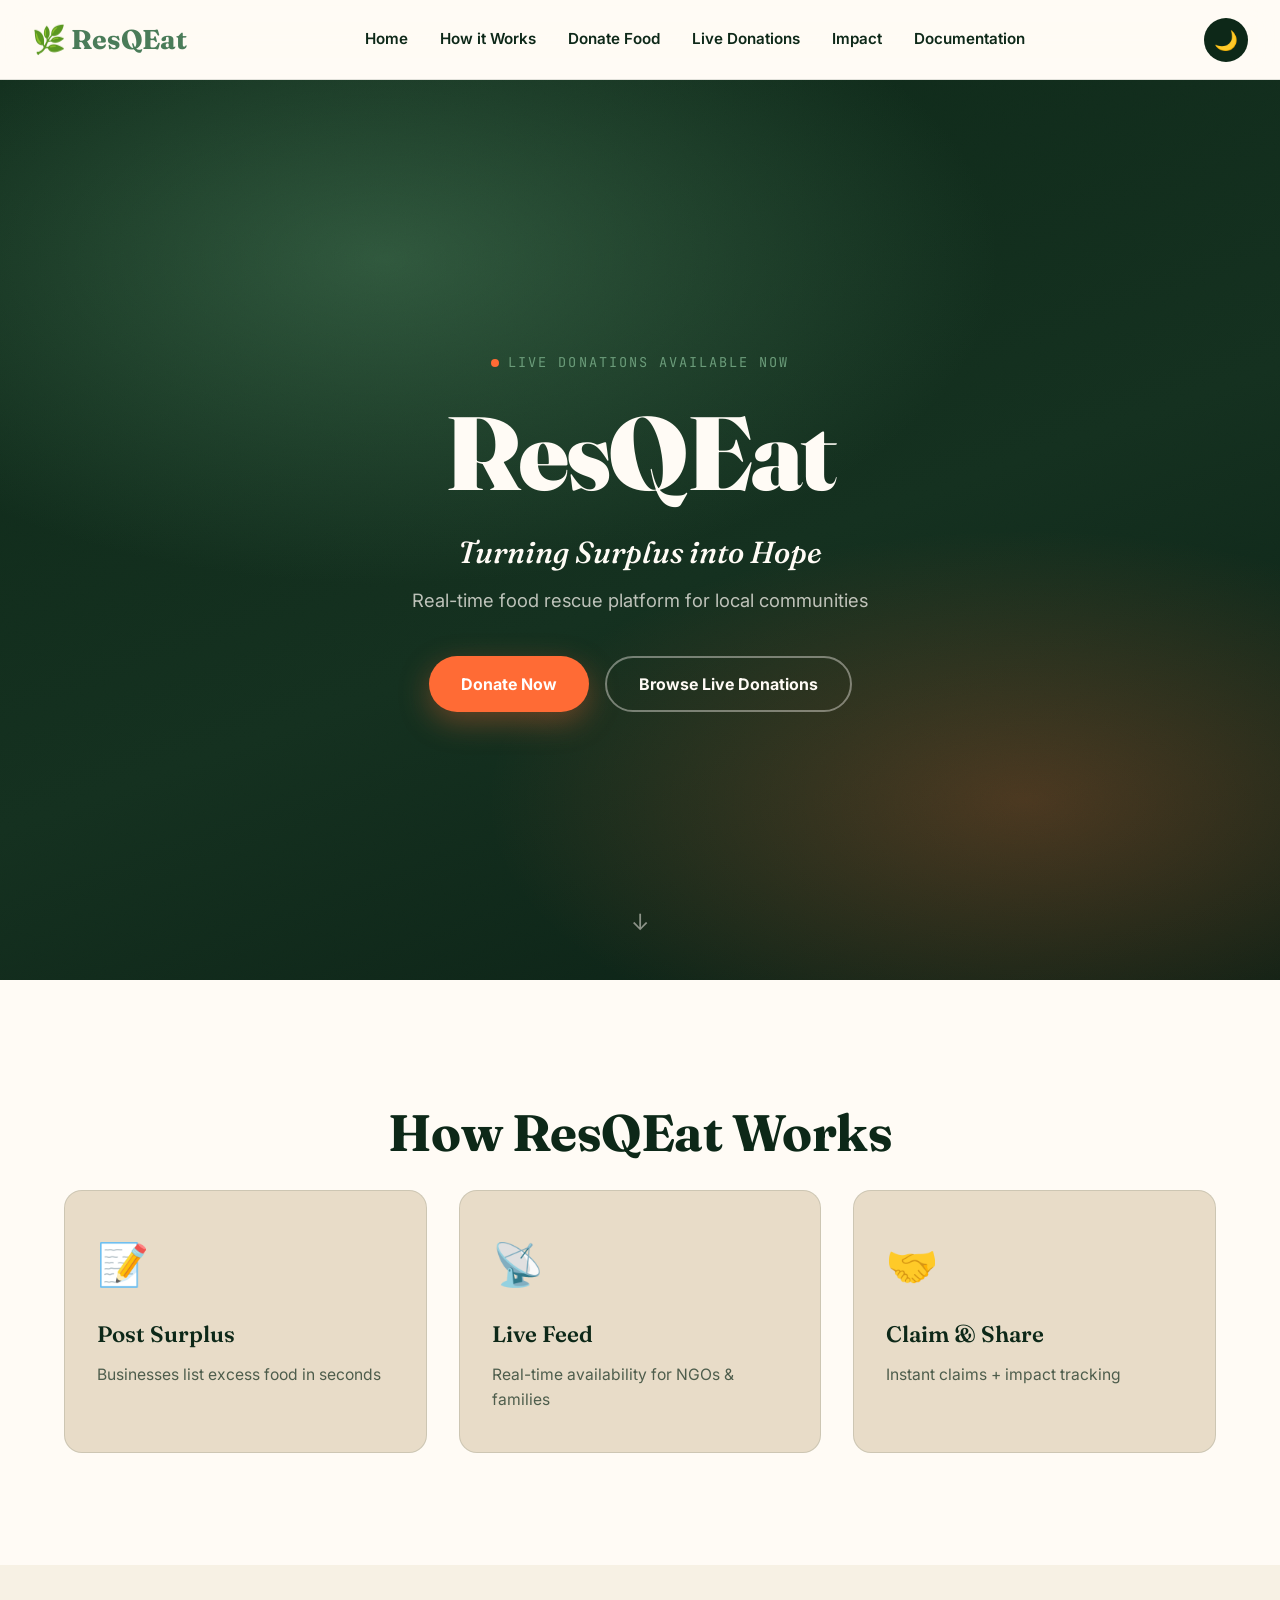
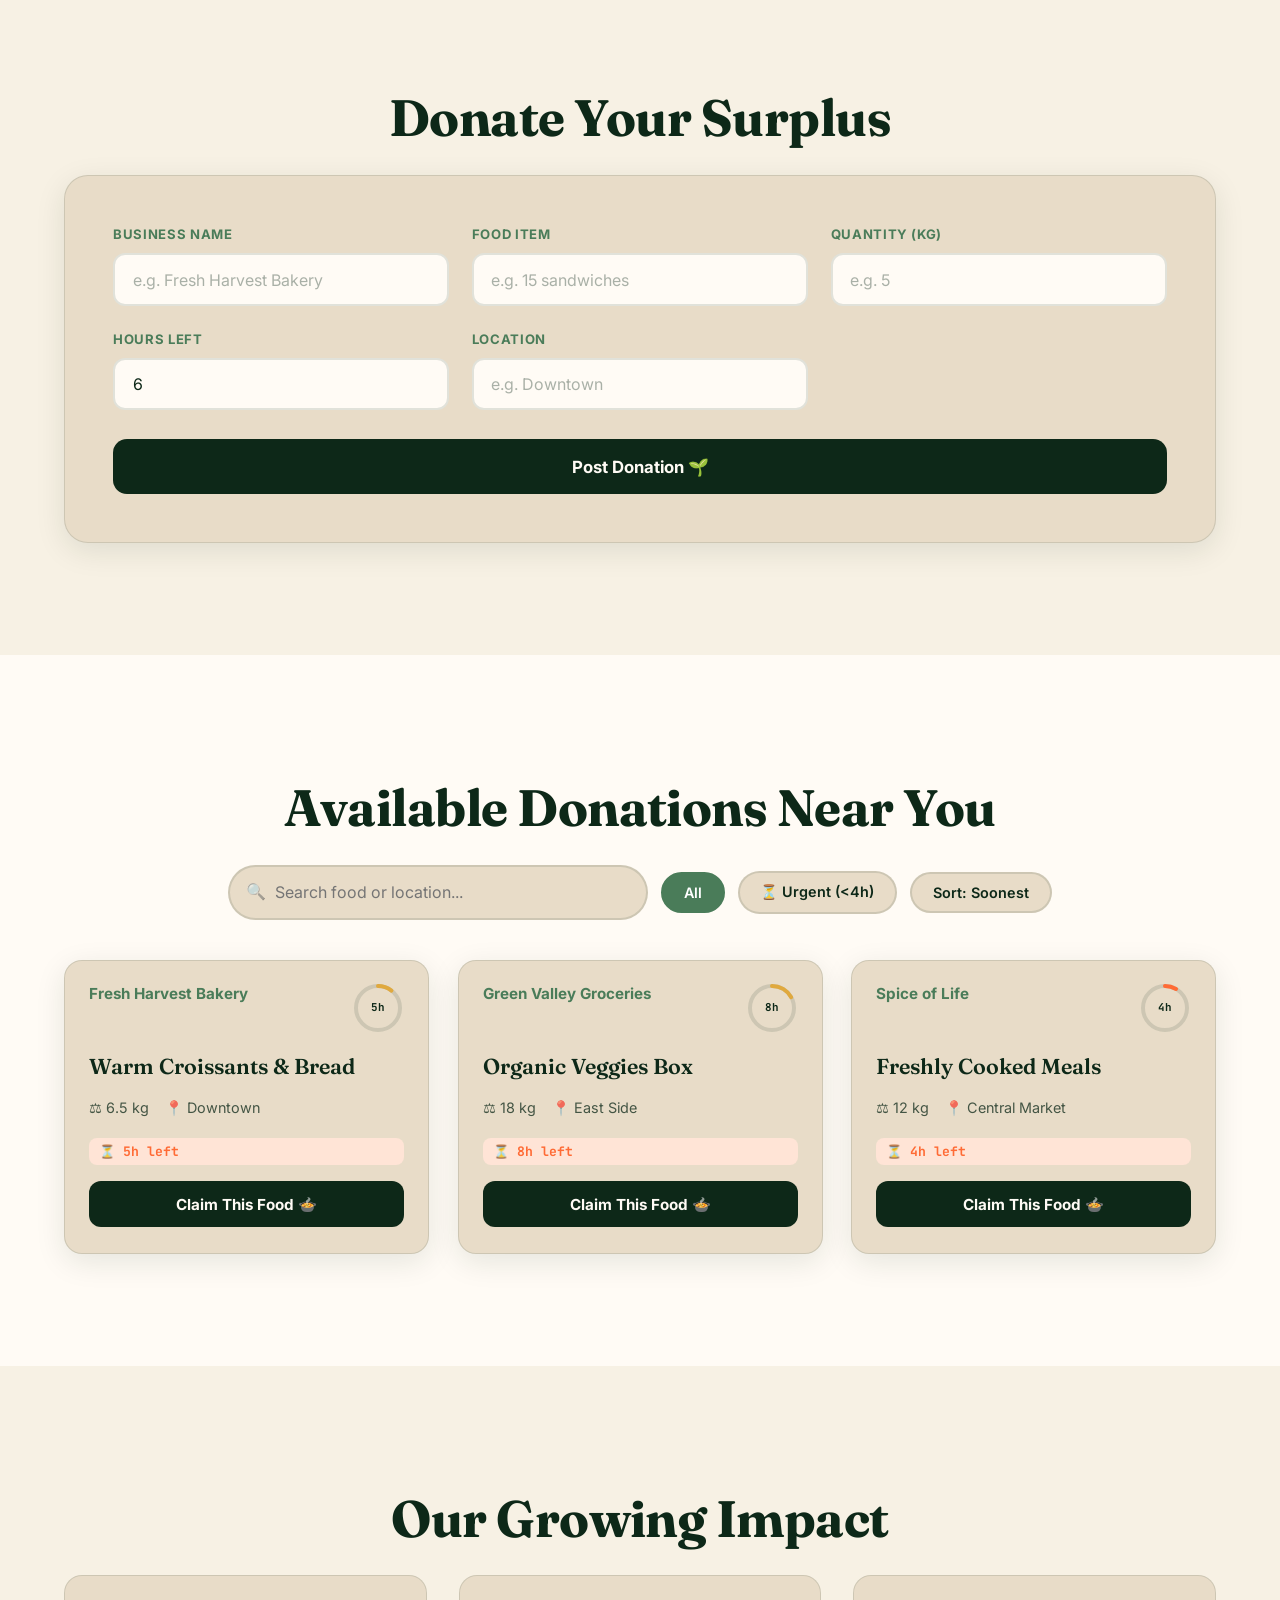
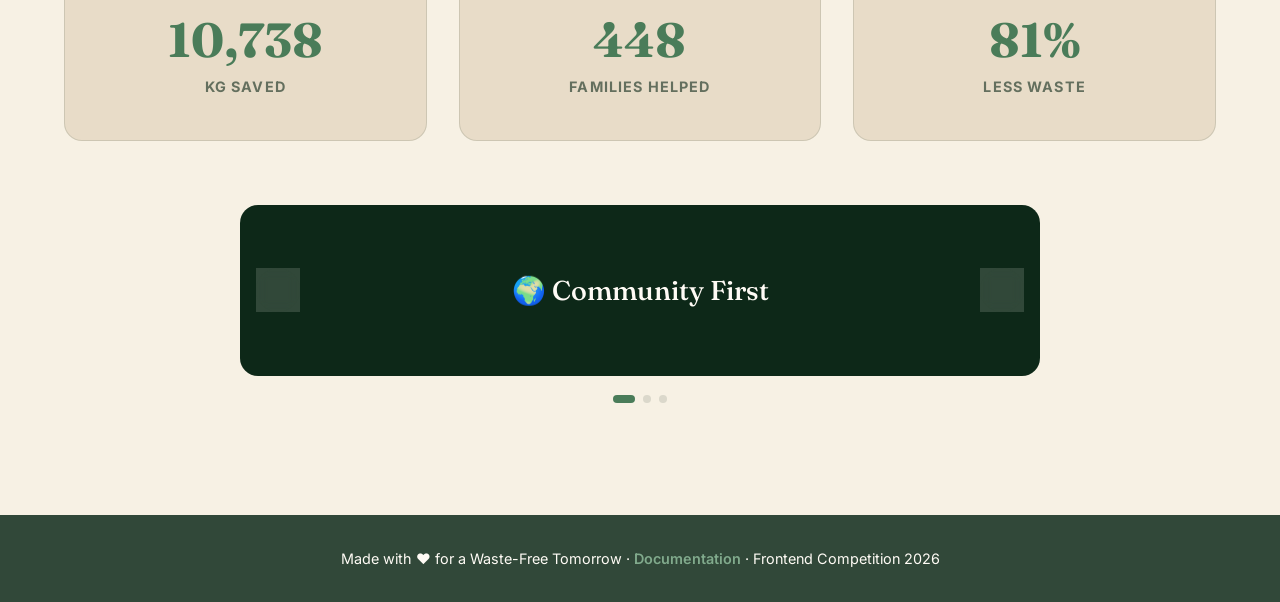
<file: index.html>
<!DOCTYPE html>
<html lang="en">
<head>
    <meta charset="UTF-8">
    <meta name="viewport" content="width=device-width, initial-scale=1.0">
    <title>ResQEat • Zero Waste Food Network</title>
    <meta name="description" content="ResQEat connects surplus food from local businesses to NGOs and families in real time — turning waste into meals before the clock runs out.">
    <link rel="stylesheet" href="src/style.css">
</head>
<body>
    <!-- Loading -->
    <div id="loading-screen" class="loading-screen" aria-hidden="true">
        <div class="loader">
            <div class="food-loader">
                <span>🍞</span><span>🥬</span><span>🍲</span>
            </div>
            <p>Connecting surplus to souls...</p>
        </div>
    </div>

    <nav class="navbar">
        <div class="nav-container">
            <div class="logo">🌿 ResQEat</div>
            <div class="nav-links">
                <a href="#home">Home</a>
                <a href="#how">How it Works</a>
                <a href="#donate">Donate Food</a>
                <a href="#claim">Live Donations</a>
                <a href="#impact">Impact</a>
                <a href="documentation.html">Documentation</a>
            </div>
            <div class="nav-right">
                <button onclick="toggleTheme()" id="theme-toggle" class="theme-toggle" aria-label="Toggle dark mode">🌙</button>
                <button class="nav-toggle" onclick="toggleMobileNav()" aria-label="Open menu">☰</button>
            </div>
        </div>
    </nav>

    <!-- Hero -->
    <section id="home" class="hero">
        <div class="hero-bg"></div>
        <div class="hero-grain"></div>
        <div class="hero-content">
            <span class="hero-eyebrow"><span class="pulse-dot"></span> Live donations available now</span>
            <h1>ResQEat</h1>
            <p class="tagline">Turning Surplus into Hope</p>
            <p class="subtag">Real-time food rescue platform for local communities</p>
            <div class="hero-buttons">
                <button onclick="navigateToSection('donate')" class="cta-btn primary">Donate Now</button>
                <button onclick="navigateToSection('claim')" class="cta-btn secondary">Browse Live Donations</button>
            </div>
        </div>
        <div class="scroll-cue" aria-hidden="true">↓</div>
    </section>

    <!-- How it Works -->
    <section id="how" class="section">
        <div class="container">
            <h2 class="section-title reveal">How ResQEat Works</h2>
            <div class="steps-grid">
                <div class="step-card reveal">
                    <div class="icon">📝</div>
                    <h3>Post Surplus</h3>
                    <p>Businesses list excess food in seconds</p>
                </div>
                <div class="step-card reveal">
                    <div class="icon">📡</div>
                    <h3>Live Feed</h3>
                    <p>Real-time availability for NGOs & families</p>
                </div>
                <div class="step-card reveal">
                    <div class="icon">🤝</div>
                    <h3>Claim & Share</h3>
                    <p>Instant claims + impact tracking</p>
                </div>
            </div>
        </div>
    </section>

    <!-- Donate -->
    <section id="donate" class="section section-alt">
        <div class="container">
            <h2 class="section-title reveal">Donate Your Surplus</h2>
            <form id="donate-form" class="donate-form reveal" onsubmit="submitDonation(event)">
                <div class="form-grid">
                    <div class="field">
                        <label for="business">Business name</label>
                        <input type="text" id="business" placeholder="e.g. Fresh Harvest Bakery" required>
                    </div>
                    <div class="field">
                        <label for="item">Food item</label>
                        <input type="text" id="item" placeholder="e.g. 15 sandwiches" required>
                    </div>
                    <div class="field">
                        <label for="qty">Quantity (kg)</label>
                        <input type="number" id="qty" placeholder="e.g. 5" step="0.5" min="0.1" required>
                    </div>
                    <div class="field">
                        <label for="hours">Hours left</label>
                        <input type="number" id="hours" placeholder="6" min="1" max="48" value="6" required>
                    </div>
                    <div class="field">
                        <label for="loc">Location</label>
                        <input type="text" id="loc" placeholder="e.g. Downtown" required>
                    </div>
                </div>
                <button type="submit" class="submit-btn">Post Donation 🌱</button>
            </form>
        </div>
    </section>

    <!-- Live Donations -->
    <section id="claim" class="section">
        <div class="container">
            <h2 class="section-title reveal">Available Donations Near You</h2>
            <div class="filter-bar reveal">
                <div class="search-bar">
                    <span class="search-icon">🔍</span>
                    <input type="text" id="search-input" placeholder="Search food or location..." onkeyup="filterDonations()" aria-label="Search donations">
                </div>
                <button class="filter-chip active" data-filter="all" onclick="setFilter('all', this)">All</button>
                <button class="filter-chip" data-filter="urgent" onclick="setFilter('urgent', this)">⏳ Urgent (&lt;4h)</button>
                <button class="filter-chip" data-filter="soon" onclick="setFilter('soon', this)">Sort: Soonest</button>
            </div>
            <div id="donations-container" class="donations-grid"></div>
        </div>
    </section>

    <!-- Impact -->
    <section id="impact" class="section section-alt">
        <div class="container">
            <h2 class="section-title reveal">Our Growing Impact</h2>
            <div class="stats-grid">
                <div class="stat reveal"><strong data-count="12450">0</strong><span>kg Saved</span></div>
                <div class="stat reveal"><strong data-count="520">0</strong><span>Families Helped</span></div>
                <div class="stat reveal"><strong data-count="94" data-suffix="%">0</strong><span>Less Waste</span></div>
            </div>
            <div class="slider-container reveal">
                <div id="slides" class="slides">
                    <div class="slide">🌍 Community First</div>
                    <div class="slide">🥗 Fresh Meals Delivered</div>
                    <div class="slide">♻️ Zero Waste Future</div>
                </div>
                <button class="slider-btn prev" onclick="changeSlide(-1)" aria-label="Previous slide">‹</button>
                <button class="slider-btn next" onclick="changeSlide(1)" aria-label="Next slide">›</button>
            </div>
            <div class="slider-dots" id="slider-dots"></div>
        </div>
    </section>
<footer class="doc-footer" style="position: relative; z-index: 10;">
  <p>
    Made with ❤️ for a Waste-Free Tomorrow · 
    <a href="docs/documentation.html" style="position: relative; z-index: 999; cursor: pointer; display: inline-block;">Documentation</a> · 
    Frontend Competition 2026
  </p>
</footer>

<script src="src/script.js"></script>
</body>
</html>
</file>
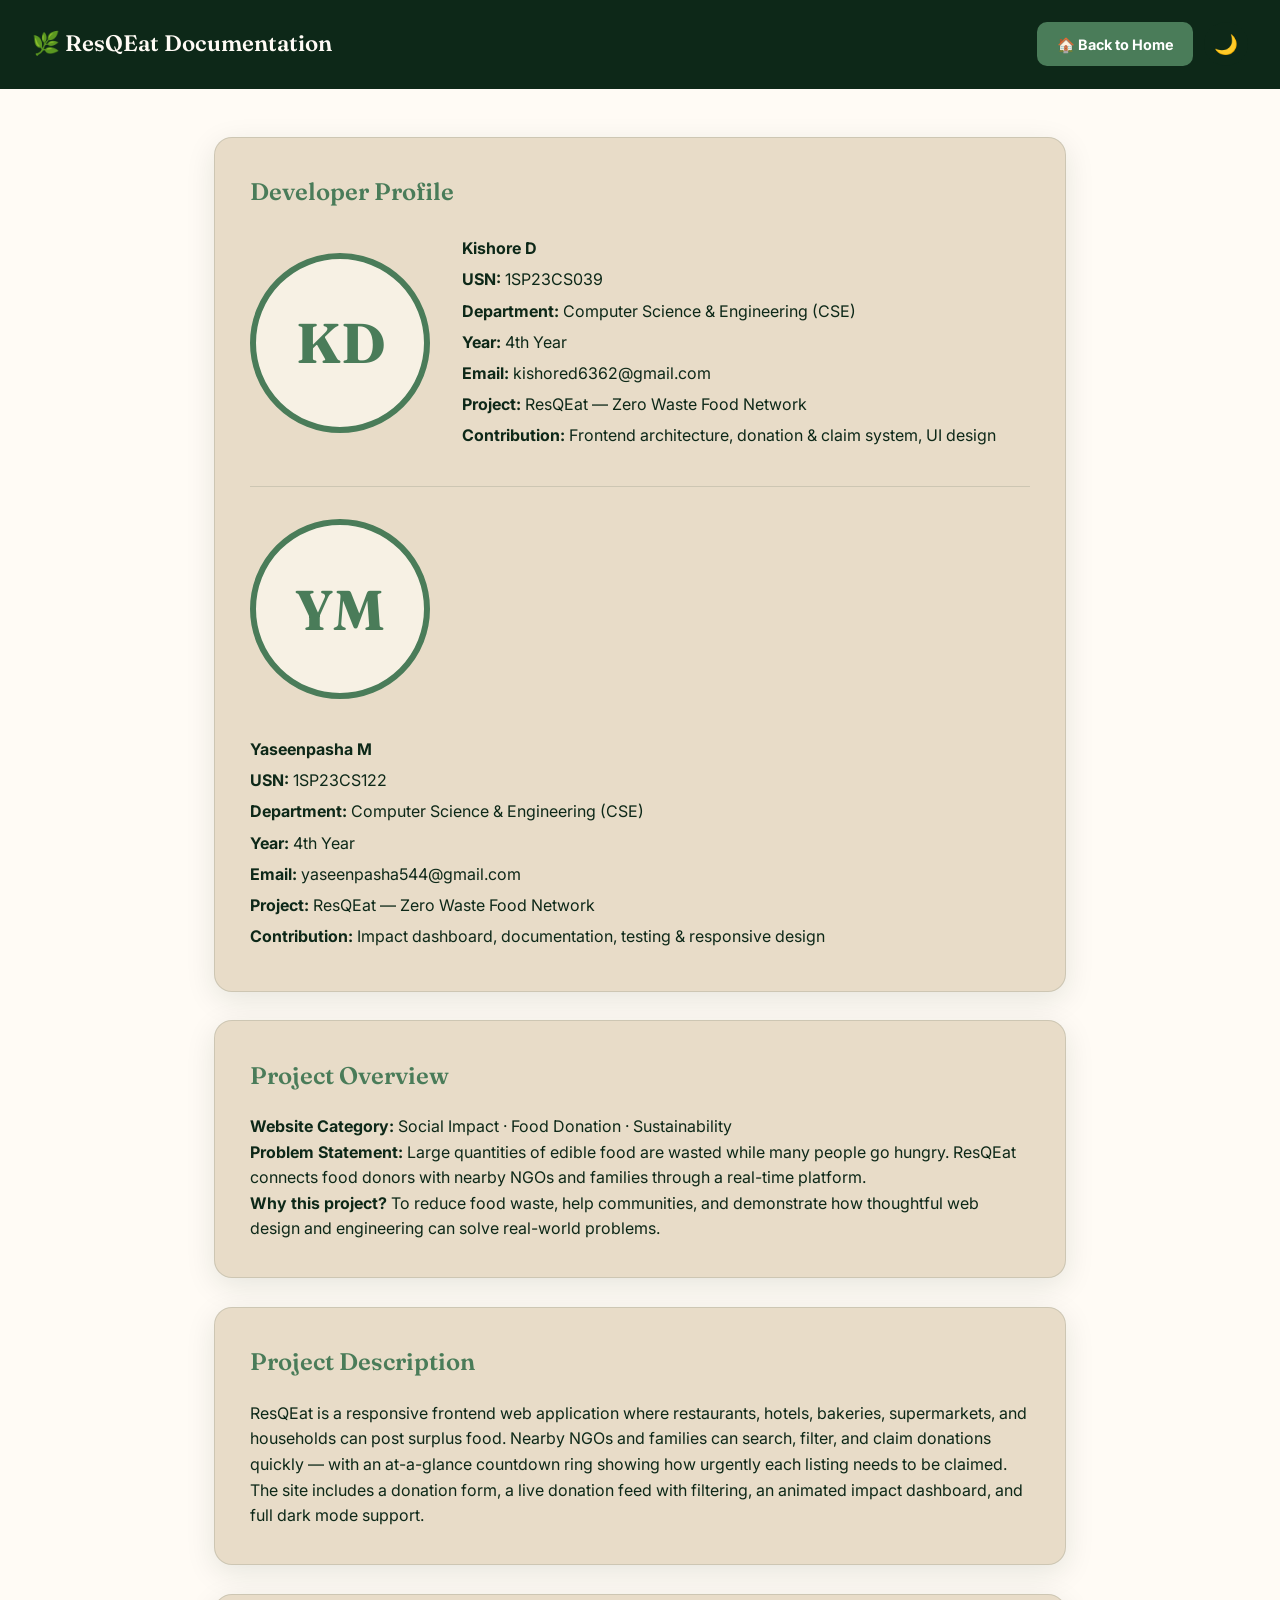
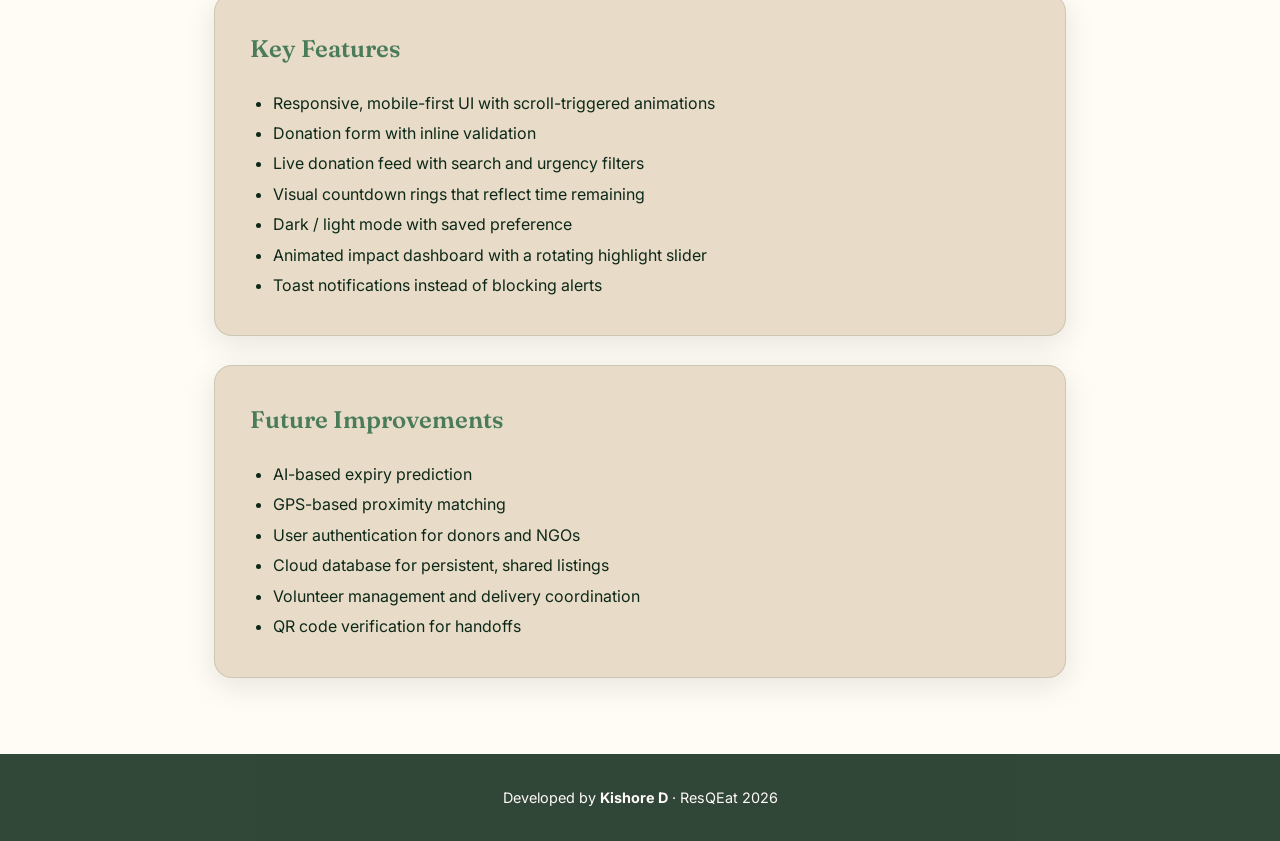
<file: docs/documentation.html>
<!DOCTYPE html>
<html lang="en">
<head>
<meta charset="UTF-8">
<meta name="viewport" content="width=device-width, initial-scale=1.0">
<title>ResQEat Documentation</title>
<link rel="stylesheet" href="../src/style.css">
</head>
<body class="doc-body">

<header class="doc-header">
    <h2>🌿 ResQEat Documentation</h2>
    <div class="doc-header-actions">
        <a class="btn" href="../index.html">🏠 Back to Home</a>
        <button class="btn" onclick="toggleTheme()" id="theme-toggle">🌙 Dark Mode</button>
    </div>
</header>

<div class="doc-container">

    <div class="doc-card">
        <h2>Developer Profile</h2>
        <div class="profile">
            <div class="profile-fallback">KD</div>
            <div class="profile-info">
                <p><strong>Kishore D</strong></p>
                <p><b>USN:</b> 1SP23CS039</p>
                <p><b>Department:</b> Computer Science &amp; Engineering (CSE)</p>
                <p><b>Year:</b> 4th Year</p>
                <p><b>Email:</b> kishored6362@gmail.com</p>
                <p><b>Project:</b> ResQEat — Zero Waste Food Network</p>
                <p><b>Contribution:</b> Frontend architecture, donation & claim system, UI design</p>
            </div>
        </div>
        <hr style="border:none;border-top:1px solid var(--line);margin:2rem 0;">
        <div class="profile">
            <div class="profile-fallback">YM</div>
            <div class="profile-info">
                <p><strong>Yaseenpasha M</strong></p>
                <p><b>USN:</b> 1SP23CS122</p>
                <p><b>Department:</b> Computer Science &amp; Engineering (CSE)</p>
                <p><b>Year:</b> 4th Year</p>
                <p><b>Email:</b> yaseenpasha544@gmail.com</p>
                <p><b>Project:</b> ResQEat — Zero Waste Food Network</p>
                <p><b>Contribution:</b> Impact dashboard, documentation, testing & responsive design</p>
            </div>
        </div>
    </div>

    <div class="doc-card">
        <h2>Project Overview</h2>
        <p><b>Website Category:</b> Social Impact · Food Donation · Sustainability</p>
        <p><b>Problem Statement:</b> Large quantities of edible food are wasted while many people go hungry. ResQEat connects food donors with nearby NGOs and families through a real-time platform.</p>
        <p><b>Why this project?</b> To reduce food waste, help communities, and demonstrate how thoughtful web design and engineering can solve real-world problems.</p>
    </div>

    <div class="doc-card">
        <h2>Project Description</h2>
        <p>ResQEat is a responsive frontend web application where restaurants, hotels, bakeries, supermarkets, and households can post surplus food. Nearby NGOs and families can search, filter, and claim donations quickly — with an at-a-glance countdown ring showing how urgently each listing needs to be claimed. The site includes a donation form, a live donation feed with filtering, an animated impact dashboard, and full dark mode support.</p>
    </div>

    <div class="doc-card">
        <h2>Key Features</h2>
        <ul>
            <li>Responsive, mobile-first UI with scroll-triggered animations</li>
            <li>Donation form with inline validation</li>
            <li>Live donation feed with search and urgency filters</li>
            <li>Visual countdown rings that reflect time remaining</li>
            <li>Dark / light mode with saved preference</li>
            <li>Animated impact dashboard with a rotating highlight slider</li>
            <li>Toast notifications instead of blocking alerts</li>
        </ul>
    </div>

    <div class="doc-card">
        <h2>Future Improvements</h2>
        <ul>
            <li>AI-based expiry prediction</li>
            <li>GPS-based proximity matching</li>
            <li>User authentication for donors and NGOs</li>
            <li>Cloud database for persistent, shared listings</li>
            <li>Volunteer management and delivery coordination</li>
            <li>QR code verification for handoffs</li>
        </ul>
    </div>

</div>

<footer class="doc-footer">Developed by <b>Kishore D</b> · ResQEat 2026</footer>

<script src="../src/script.js"></script>
</body>
</html>
</file>
<file: src/style.css>
/* ============================================
   ResQEat — Design Tokens
   Note: Google Fonts import is best-effort. If it can't
   load (offline / sandboxed preview), font stacks below
   fall back to system serif/sans/mono so the page never
   depends on network access to render.
   ============================================ */
@import url('https://fonts.googleapis.com/css2?family=Fraunces:ital,opsz,wght@0,9..144,400;0,9..144,500;0,9..144,600;0,9..144,700;0,9..144,900;1,9..144,500&family=Inter:wght@400;500;600;700;800&family=JetBrains+Mono:wght@400;500;700&display=swap');

:root {
    --ink: #0D2818;
    --ink-soft: #1A3A26;
    --paper: #FFFBF5;
    --paper-dim: #F7F1E4;
    --card: #E8DCC8;
    --sage: #4A7C59;
    --sage-light: #6B9C7A;
    --urgent: #FF6B35;
    --urgent-soft: #FFE4D6;
    --line: rgba(13, 40, 24, 0.12);
    --shadow: 0 8px 30px rgba(13, 40, 24, 0.10);
    --shadow-lg: 0 20px 60px rgba(13, 40, 24, 0.18);

    --font-display: 'Fraunces', Georgia, 'Times New Roman', serif;
    --font-body: 'Inter', system-ui, -apple-system, Segoe UI, Roboto, sans-serif;
    --font-mono: 'JetBrains Mono', 'Courier New', monospace;

    --radius: 18px;
    --ease: cubic-bezier(0.22, 1, 0.36, 1);
}

body.dark {
    --ink: #F7F1E4;
    --ink-soft: #E8DCC8;
    --paper: #0A1810;
    --paper-dim: #0F2016;
    --card: #14261B;
    --sage: #6B9C7A;
    --sage-light: #8CBF9A;
    --urgent: #FF8557;
    --urgent-soft: #3A2318;
    --line: rgba(247, 241, 228, 0.10);
    --shadow: 0 8px 30px rgba(0, 0, 0, 0.35);
    --shadow-lg: 0 20px 60px rgba(0, 0, 0, 0.5);
}

* { margin: 0; padding: 0; box-sizing: border-box; }

@media (prefers-reduced-motion: reduce) {
    *, *::before, *::after {
        animation-duration: 0.01ms !important;
        animation-iteration-count: 1 !important;
        transition-duration: 0.01ms !important;
        scroll-behavior: auto !important;
    }
}

html { scroll-behavior: smooth; }

body {
    font-family: var(--font-body);
    background: var(--paper);
    color: var(--ink);
    line-height: 1.6;
    transition: background 0.5s var(--ease), color 0.5s var(--ease);
    overflow-x: hidden;
}

::selection { background: var(--urgent); color: white; }

a { color: inherit; }

button {
    font-family: inherit;
    cursor: pointer;
}

:focus-visible {
    outline: 3px solid var(--urgent);
    outline-offset: 3px;
    border-radius: 4px;
}

/* ============================================
   Loading Screen
   ============================================ */
.loading-screen {
    position: fixed;
    inset: 0;
    background: var(--ink);
    z-index: 9999;
    display: flex;
    align-items: center;
    justify-content: center;
    transition: opacity 0.8s var(--ease), visibility 0.8s;
}

.loader { text-align: center; color: var(--paper); }

.food-loader {
    font-size: 3.5rem;
    display: flex;
    gap: 0.5rem;
    justify-content: center;
    margin-bottom: 1.2rem;
}

.food-loader span {
    display: inline-block;
    animation: bounce 1.2s var(--ease) infinite;
}

.food-loader span:nth-child(2) { animation-delay: 0.15s; }
.food-loader span:nth-child(3) { animation-delay: 0.3s; }

@keyframes bounce {
    0%, 100% { transform: translateY(0); }
    50% { transform: translateY(-16px); }
}

.loader p {
    font-family: var(--font-display);
    font-style: italic;
    font-size: 1.15rem;
    opacity: 0.85;
    letter-spacing: 0.02em;
}

/* ============================================
   Navbar
   ============================================ */
.navbar {
    background: rgba(255, 251, 245, 0.85);
    backdrop-filter: blur(16px) saturate(1.4);
    -webkit-backdrop-filter: blur(16px) saturate(1.4);
    position: sticky;
    top: 0;
    z-index: 1000;
    border-bottom: 1px solid var(--line);
    transition: background 0.5s var(--ease);
}

body.dark .navbar {
    background: rgba(10, 24, 16, 0.85);
}

.nav-container {
    max-width: 1300px;
    margin: 0 auto;
    padding: 1.1rem 2rem;
    display: flex;
    justify-content: space-between;
    align-items: center;
    gap: 1.5rem;
}

.logo {
    font-family: var(--font-display);
    font-size: 1.7rem;
    font-weight: 700;
    color: var(--sage);
    display: flex;
    align-items: center;
    gap: 0.5rem;
    letter-spacing: -0.01em;
}

.nav-links {
    display: flex;
    align-items: center;
    gap: 2rem;
}

.nav-links a {
    text-decoration: none;
    color: var(--ink);
    font-weight: 600;
    font-size: 0.95rem;
    position: relative;
    padding: 0.3rem 0;
    transition: color 0.3s;
}

.nav-links a::after {
    content: '';
    position: absolute;
    left: 0;
    bottom: -2px;
    width: 0;
    height: 2px;
    background: var(--urgent);
    transition: width 0.3s var(--ease);
}

.nav-links a:hover {
    color: var(--sage);
}

.nav-links a:hover::after {
    width: 100%;
}

.nav-right {
    display: flex;
    align-items: center;
    gap: 1rem;
}

.nav-toggle {
    display: none;
    background: none;
    border: none;
    font-size: 1.6rem;
    color: var(--ink);
}

#theme-toggle {
    width: 44px;
    height: 44px;
    border: none;
    border-radius: 50%;
    cursor: pointer;
    font-size: 1.2rem;
    background: var(--ink);
    color: var(--paper);
    display: flex;
    align-items: center;
    justify-content: center;
    transition: transform 0.5s var(--ease), background 0.4s;
}

#theme-toggle:hover {
    transform: rotate(20deg) scale(1.08);
}

/* ============================================
   Hero
   ============================================ */
.hero {
    min-height: 100vh;
    position: relative;
    display: flex;
    align-items: center;
    justify-content: center;
    text-align: center;
    color: var(--paper);
    background: var(--ink);
    overflow: hidden;
}

.hero-bg {
    position: absolute;
    inset: 0;
    background:
        radial-gradient(ellipse 80% 60% at 30% 20%, rgba(74, 124, 89, 0.55), transparent 60%),
        radial-gradient(ellipse 70% 50% at 80% 80%, rgba(255, 107, 53, 0.25), transparent 60%),
        linear-gradient(160deg, #0D2818 0%, #14301F 55%, #0A1F14 100%);
}

.hero-grain {
    position: absolute;
    inset: 0;
    opacity: 0.05;
    background-image: url("data:image/svg+xml,%3Csvg xmlns='http://www.w3.org/2000/svg' width='100' height='100'%3E%3Cfilter id='n'%3E%3CfeTurbulence type='fractalNoise' baseFrequency='0.9' numOctaves='2' stitchTiles='stitch'/%3E%3C/filter%3E%3Crect width='100%25' height='100%25' filter='url(%23n)'/%3E%3C/svg%3E");
    mix-blend-mode: overlay;
}

.hero-content {
    position: relative;
    z-index: 2;
    max-width: 900px;
    padding: 0 1.5rem;
}

.hero-eyebrow {
    font-family: var(--font-mono);
    font-size: 0.85rem;
    letter-spacing: 0.15em;
    text-transform: uppercase;
    color: var(--sage-light);
    display: inline-flex;
    align-items: center;
    gap: 0.6rem;
    margin-bottom: 1.8rem;
    opacity: 0;
    animation: fadeUp 0.9s var(--ease) 0.1s forwards;
}

.pulse-dot {
    width: 8px;
    height: 8px;
    border-radius: 50%;
    background: var(--urgent);
    box-shadow: 0 0 0 0 rgba(255, 107, 53, 0.7);
    animation: pulse 2s infinite;
}

@keyframes pulse {
    0% { box-shadow: 0 0 0 0 rgba(255, 107, 53, 0.6); }
    70% { box-shadow: 0 0 0 10px rgba(255, 107, 53, 0); }
    100% { box-shadow: 0 0 0 0 rgba(255, 107, 53, 0); }
}

.hero-content h1 {
    font-family: var(--font-display);
    font-weight: 900;
    font-size: clamp(3.2rem, 9vw, 6.5rem);
    line-height: 0.98;
    letter-spacing: -0.02em;
    margin-bottom: 1.5rem;
    opacity: 0;
    animation: fadeUp 0.9s var(--ease) 0.25s forwards;
}

.hero-content h1 em {
    font-style: italic;
    font-weight: 500;
    color: var(--urgent);
}

.tagline {
    font-family: var(--font-display);
    font-style: italic;
    font-size: clamp(1.4rem, 3vw, 1.9rem);
    font-weight: 500;
    color: var(--paper);
    margin-bottom: 0.6rem;
    opacity: 0;
    animation: fadeUp 0.9s var(--ease) 0.4s forwards;
}

.subtag {
    font-family: var(--font-body);
    font-size: clamp(1rem, 2vw, 1.15rem);
    font-weight: 400;
    color: rgba(255, 251, 245, 0.72);
    max-width: 560px;
    margin: 0 auto 2.5rem;
    opacity: 0;
    animation: fadeUp 0.9s var(--ease) 0.48s forwards;
}

.hero-buttons {
    display: flex;
    gap: 1rem;
    justify-content: center;
    flex-wrap: wrap;
    opacity: 0;
    animation: fadeUp 0.9s var(--ease) 0.55s forwards;
}

@keyframes fadeUp {
    from { opacity: 0; transform: translateY(24px); }
    to { opacity: 1; transform: translateY(0); }
}

.cta-btn {
    padding: 1rem 2rem;
    border-radius: 100px;
    font-size: 1rem;
    font-weight: 700;
    border: none;
    cursor: pointer;
    transition: transform 0.35s var(--ease), box-shadow 0.35s var(--ease), background 0.3s;
}

.cta-btn.primary {
    background: var(--urgent);
    color: white;
    box-shadow: 0 10px 30px rgba(255, 107, 53, 0.35);
}

.cta-btn.primary:hover {
    transform: translateY(-3px);
    box-shadow: 0 16px 40px rgba(255, 107, 53, 0.45);
}

.cta-btn.secondary {
    background: transparent;
    border: 2px solid rgba(255, 251, 245, 0.4);
    color: var(--paper);
}

.cta-btn.secondary:hover {
    border-color: var(--paper);
    background: rgba(255, 251, 245, 0.08);
    transform: translateY(-3px);
}

.scroll-cue {
    position: absolute;
    bottom: 2.5rem;
    left: 50%;
    transform: translateX(-50%);
    z-index: 2;
    color: rgba(255, 251, 245, 0.5);
    font-size: 1.4rem;
    animation: bobble 2.2s ease-in-out infinite;
}

@keyframes bobble {
    0%, 100% { transform: translate(-50%, 0); }
    50% { transform: translate(-50%, 10px); }
}

/* ============================================
   Sections
   ============================================ */
.section { padding: 7rem 0; }
.section-alt { background: var(--paper-dim); }

.container {
    max-width: 1200px;
    margin: 0 auto;
    padding: 0 1.5rem;
}

.section-eyebrow {
    font-family: var(--font-mono);
    font-size: 0.8rem;
    letter-spacing: 0.15em;
    text-transform: uppercase;
    color: var(--urgent);
    text-align: center;
    display: block;
    margin-bottom: 0.8rem;
    font-weight: 700;
}

.section-title {
    text-align: center;
    font-family: var(--font-display);
    font-weight: 700;
    font-size: clamp(2.2rem, 5vw, 3.2rem);
    color: var(--ink);
    margin-bottom: 1rem;
    letter-spacing: -0.01em;
}

.section-sub {
    text-align: center;
    max-width: 560px;
    margin: 0 auto 3.5rem;
    color: var(--ink);
    opacity: 0.65;
    font-size: 1.05rem;
}

.reveal {
    opacity: 0;
    transform: translateY(30px);
    transition: opacity 0.8s var(--ease), transform 0.8s var(--ease);
}

.reveal.in-view {
    opacity: 1;
    transform: translateY(0);
}

/* ============================================
   How it Works
   ============================================ */
.steps-grid {
    display: grid;
    grid-template-columns: repeat(auto-fit, minmax(260px, 1fr));
    gap: 2rem;
}

.step-card {
    background: var(--card);
    border-radius: var(--radius);
    padding: 2.5rem 2rem;
    position: relative;
    transition: transform 0.4s var(--ease), box-shadow 0.4s var(--ease);
    border: 1px solid var(--line);
}

.step-card:hover {
    transform: translateY(-8px);
    box-shadow: var(--shadow-lg);
}

.step-number {
    font-family: var(--font-mono);
    font-size: 0.85rem;
    color: var(--sage);
    font-weight: 700;
    letter-spacing: 0.05em;
    margin-bottom: 1rem;
    display: block;
}

.icon {
    font-size: 2.6rem;
    margin-bottom: 1.2rem;
    display: inline-block;
}

.step-card h3 {
    font-family: var(--font-display);
    font-size: 1.4rem;
    font-weight: 600;
    margin-bottom: 0.6rem;
}

.step-card p { opacity: 0.7; font-size: 0.98rem; }

/* ============================================
   Donate Form
   ============================================ */
.donate-form {
    background: var(--card);
    border-radius: 24px;
    padding: 3rem;
    border: 1px solid var(--line);
    box-shadow: var(--shadow);
}

.form-grid {
    display: grid;
    grid-template-columns: repeat(auto-fit, minmax(260px, 1fr));
    gap: 1.4rem;
}

.field {
    display: flex;
    flex-direction: column;
    gap: 0.5rem;
}

.field label {
    font-size: 0.82rem;
    font-weight: 700;
    text-transform: uppercase;
    letter-spacing: 0.05em;
    color: var(--sage);
}

.field input {
    padding: 0.9rem 1.1rem;
    border: 2px solid var(--line);
    border-radius: 12px;
    font-size: 1rem;
    font-family: inherit;
    background: var(--paper);
    color: var(--ink);
    transition: border-color 0.3s, box-shadow 0.3s;
}

.field input:focus {
    border-color: var(--sage);
    box-shadow: 0 0 0 4px rgba(74, 124, 89, 0.15);
}

.field input::placeholder { color: var(--ink); opacity: 0.35; }

.submit-btn {
    width: 100%;
    padding: 1.1rem;
    background: var(--ink);
    color: var(--paper);
    border: none;
    border-radius: 14px;
    font-size: 1.05rem;
    font-weight: 700;
    margin-top: 1.8rem;
    transition: transform 0.3s var(--ease), background 0.3s;
    display: flex;
    align-items: center;
    justify-content: center;
    gap: 0.6rem;
}

.submit-btn:hover {
    background: var(--sage);
    transform: translateY(-2px);
}

.submit-btn:active { transform: translateY(0) scale(0.98); }

/* ============================================
   Live Donations
   ============================================ */
.filter-bar {
    display: flex;
    gap: 0.8rem;
    flex-wrap: wrap;
    margin-bottom: 2.5rem;
    align-items: center;
    justify-content: center;
}

.search-bar {
    position: relative;
    flex: 1 1 320px;
    max-width: 420px;
}

.search-bar input {
    width: 100%;
    padding: 0.95rem 1.2rem 0.95rem 2.8rem;
    border: 2px solid var(--line);
    border-radius: 100px;
    font-size: 1rem;
    background: var(--card);
    color: var(--ink);
    font-family: inherit;
}

.search-bar input:focus {
    border-color: var(--sage);
    outline: none;
}

.search-icon {
    position: absolute;
    left: 1.1rem;
    top: 50%;
    transform: translateY(-50%);
    opacity: 0.5;
    pointer-events: none;
}

.filter-chip {
    padding: 0.65rem 1.3rem;
    border-radius: 100px;
    border: 2px solid var(--line);
    background: var(--card);
    color: var(--ink);
    font-weight: 600;
    font-size: 0.9rem;
    transition: all 0.3s var(--ease);
}

.filter-chip.active {
    background: var(--sage);
    border-color: var(--sage);
    color: white;
}

.filter-chip:hover:not(.active) {
    border-color: var(--sage);
}

.donations-grid {
    display: grid;
    grid-template-columns: repeat(auto-fit, minmax(320px, 1fr));
    gap: 1.8rem;
}

.donation-card {
    background: var(--card);
    border-radius: var(--radius);
    overflow: hidden;
    border: 1px solid var(--line);
    box-shadow: var(--shadow);
    transition: transform 0.4s var(--ease), box-shadow 0.4s var(--ease);
    display: flex;
    flex-direction: column;
    animation: cardIn 0.5s var(--ease) both;
}

@keyframes cardIn {
    from { opacity: 0; transform: translateY(16px) scale(0.98); }
    to { opacity: 1; transform: translateY(0) scale(1); }
}

.donation-card:hover {
    transform: translateY(-10px);
    box-shadow: var(--shadow-lg);
}

.card-header {
    padding: 1.3rem 1.5rem 0;
    display: flex;
    justify-content: space-between;
    align-items: flex-start;
    gap: 1rem;
}

.card-header strong {
    font-size: 0.95rem;
    color: var(--sage);
    font-weight: 700;
}

.ring-wrap {
    position: relative;
    width: 52px;
    height: 52px;
    flex-shrink: 0;
}

.ring-wrap svg { transform: rotate(-90deg); }

.ring-bg { fill: none; stroke: var(--line); stroke-width: 4; }

.ring-fg {
    fill: none;
    stroke: var(--urgent);
    stroke-width: 4;
    stroke-linecap: round;
    transition: stroke-dashoffset 0.6s var(--ease), stroke 0.3s;
}

.ring-label {
    position: absolute;
    inset: 0;
    display: flex;
    align-items: center;
    justify-content: center;
    font-family: var(--font-mono);
    font-size: 0.68rem;
    font-weight: 700;
    color: var(--ink);
}

.card-body { padding: 1rem 1.5rem 1.6rem; flex: 1; display: flex; flex-direction: column; }

.card-body h3 {
    font-family: var(--font-display);
    font-size: 1.35rem;
    font-weight: 600;
    margin-bottom: 0.7rem;
}

.card-meta {
    display: flex;
    flex-wrap: wrap;
    gap: 0.5rem 1rem;
    margin-bottom: 1.2rem;
    font-size: 0.9rem;
    opacity: 0.75;
}

.card-meta span { display: flex; align-items: center; gap: 0.35rem; }

.countdown-tag {
    font-family: var(--font-mono);
    font-weight: 700;
    padding: 0.2rem 0.6rem;
    border-radius: 8px;
    background: var(--urgent-soft);
    color: var(--urgent);
    font-size: 0.82rem;
}

.claim-btn {
    margin-top: auto;
    width: 100%;
    padding: 0.85rem;
    background: var(--ink);
    color: var(--paper);
    border: none;
    border-radius: 12px;
    font-weight: 700;
    font-size: 0.95rem;
    transition: background 0.3s, transform 0.25s var(--ease);
}

.claim-btn:hover { background: var(--urgent); transform: translateY(-2px); }

.empty-state {
    grid-column: 1 / -1;
    text-align: center;
    padding: 4rem 2rem;
    opacity: 0.6;
}

.empty-state .icon { font-size: 3rem; }

/* ============================================
   Impact
   ============================================ */
.stats-grid {
    display: grid;
    grid-template-columns: repeat(auto-fit, minmax(220px, 1fr));
    gap: 2rem;
    margin-bottom: 4rem;
}

.stat {
    text-align: center;
    padding: 2.5rem 1.5rem;
    background: var(--card);
    border-radius: var(--radius);
    border: 1px solid var(--line);
}

.stat strong {
    display: block;
    font-family: var(--font-display);
    font-size: 3rem;
    font-weight: 700;
    color: var(--sage);
    line-height: 1;
    margin-bottom: 0.6rem;
}

.stat span {
    font-size: 0.9rem;
    text-transform: uppercase;
    letter-spacing: 0.08em;
    font-weight: 700;
    opacity: 0.6;
}

.slider-container {
    position: relative;
    max-width: 800px;
    margin: 0 auto;
    border-radius: var(--radius);
    overflow: hidden;
}

.slides {
    display: flex;
    transition: transform 0.6s var(--ease);
}

.slide {
    min-width: 100%;
    padding: 4rem 2rem;
    text-align: center;
    font-family: var(--font-display);
    font-size: 1.7rem;
    font-weight: 500;
    background: var(--ink);
    color: var(--paper);
}

.slider-btn {
    position: absolute;
    top: 50%;
    transform: translateY(-50%);
    background: rgba(255, 251, 245, 0.15);
    color: var(--paper);
    border: none;
    width: 44px;
    height: 44px;
    border-radius: 50%;
    font-size: 1.4rem;
    backdrop-filter: blur(6px);
    transition: background 0.3s;
}

.slider-btn:hover { background: rgba(255, 251, 245, 0.3); }
.slider-btn.prev { left: 1rem; }
.slider-btn.next { right: 1rem; }

.slider-dots {
    display: flex;
    justify-content: center;
    gap: 0.5rem;
    margin-top: 1.2rem;
}

.dot {
    width: 8px;
    height: 8px;
    border-radius: 50%;
    background: var(--line);
    border: none;
    transition: all 0.3s;
    cursor: pointer;
}

.dot.active { background: var(--sage); width: 22px; border-radius: 4px; }

/* ============================================
   Toast
   ============================================ */
.toast-container {
    position: fixed;
    bottom: 1.8rem;
    right: 1.8rem;
    z-index: 5000;
    display: flex;
    flex-direction: column;
    gap: 0.8rem;
}

.toast {
    background: var(--ink);
    color: var(--paper);
    padding: 1rem 1.4rem;
    border-radius: 14px;
    box-shadow: var(--shadow-lg);
    font-weight: 600;
    font-size: 0.92rem;
    display: flex;
    align-items: center;
    gap: 0.7rem;
    max-width: 320px;
    animation: toastIn 0.4s var(--ease);
}

.toast.leaving { animation: toastOut 0.35s var(--ease) forwards; }

@keyframes toastIn {
    from { opacity: 0; transform: translateX(40px); }
    to { opacity: 1; transform: translateX(0); }
}

@keyframes toastOut {
    to { opacity: 0; transform: translateX(40px) scale(0.95); }
}

/* ============================================
   Footer
   ============================================ */
footer {
    background: var(--ink);
    color: var(--paper);
    text-align: center;
    padding: 2.5rem 1.5rem;
    font-size: 0.9rem;
    opacity: 0.85;
}

footer a { color: var(--sage-light); text-decoration: none; font-weight: 600; }

/* ============================================
   Documentation Page
   ============================================ */
.doc-body {
    background: var(--paper);
    color: var(--ink);
    font-family: var(--font-body);
    min-height: 100vh;
}

.doc-header {
    background: var(--ink);
    color: var(--paper);
    padding: 1.4rem 2rem;
    display: flex;
    justify-content: space-between;
    align-items: center;
    flex-wrap: wrap;
    gap: 1rem;
}

.doc-header h2 {
    font-family: var(--font-display);
    font-weight: 600;
    font-size: 1.4rem;
}

.doc-header-actions { display: flex; gap: 0.7rem; }

.btn {
    background: var(--sage);
    color: white;
    padding: 0.65rem 1.2rem;
    border: none;
    border-radius: 10px;
    text-decoration: none;
    font-weight: 700;
    font-size: 0.9rem;
    display: inline-flex;
    align-items: center;
    gap: 0.4rem;
    transition: transform 0.25s var(--ease), background 0.3s;
}

.btn:hover { transform: translateY(-2px); background: var(--urgent); }

.doc-container {
    max-width: 900px;
    margin: 0 auto;
    padding: 3rem 1.5rem;
}

.doc-card {
    background: var(--card);
    padding: 2.2rem;
    border-radius: var(--radius);
    box-shadow: var(--shadow);
    margin-bottom: 1.8rem;
    border: 1px solid var(--line);
}

.doc-card h2 {
    font-family: var(--font-display);
    font-weight: 600;
    font-size: 1.5rem;
    margin-bottom: 1.2rem;
    color: var(--sage);
}

.profile {
    display: flex;
    gap: 2rem;
    flex-wrap: wrap;
    align-items: center;
}

.profile-pic {
    width: 180px;
    height: 180px;
    border-radius: 50%;
    object-fit: cover;
    border: 6px solid var(--sage);
    flex-shrink: 0;
}

.profile-fallback {
    width: 180px;
    height: 180px;
    border-radius: 50%;
    border: 6px solid var(--sage);
    flex-shrink: 0;
    display: flex;
    align-items: center;
    justify-content: center;
    font-family: var(--font-display);
    font-size: 3.5rem;
    font-weight: 700;
    background: var(--paper-dim);
    color: var(--sage);
}

.profile-info p { margin: 0.35rem 0; }

.doc-card ul { padding-left: 1.4rem; line-height: 1.9; }

.doc-footer {
    text-align: center;
    padding: 2rem;
    background: var(--ink);
    color: var(--paper);
}

/* ============================================
   Responsive
   ============================================ */
@media (max-width: 860px) {
    .nav-links { display: none; }
    .nav-toggle { display: block; }
}

@media (max-width: 600px) {
    .section { padding: 4.5rem 0; }
    .donate-form { padding: 1.8rem; }
    .profile { justify-content: center; text-align: center; }
    .profile-info { width: 100%; }
}
</file>
